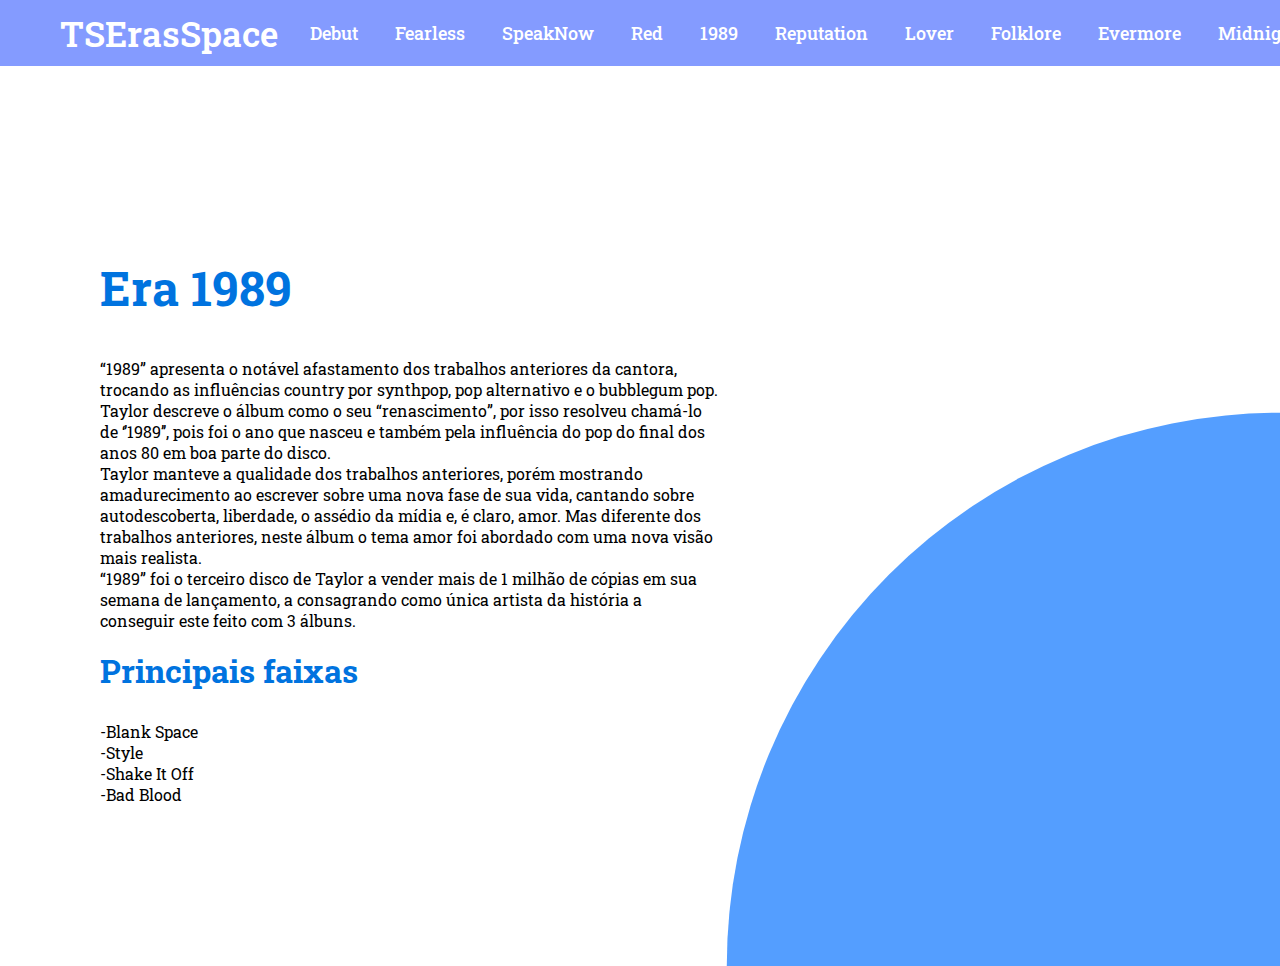
<file: trabalho escolar/1989.html>
<!DOCTYPE html>
<html lang="pt-br">
<head>
    <meta charset="UTF-8">
    <meta name="viewport" content="width=device-width, initial-scale=1.0">
    <link rel="stylesheet" href="stole.css">
    <title>1989</title>
</head>
<body>
    <nav>
        <div class="logo">
            <a href="index.html"> TSErasSpace </a>  
        </div>
        <ul>
            <li> <a href="Debut.html"> Debut </a> </li>
            <li> <a href="Fearless.html"> Fearless</a> </li>
            <li> <a href="SpeakNow.html"> SpeakNow </a> </li>
            <li> <a href="Red.html"> Red </a> </li>
            <li> <a href="1989.html"> 1989 </a> </li>
            <li> <a href="Reputation.html"> Reputation </a> </li>
            <li> <a href="Lover.html"> Lover </a> </li>
            <li> <a href="Folklore.html"> Folklore </a> </li>
            <li> <a href="Evermore.html"> Evermore </a> </li>
            <li> <a href="Midnights.html"> Midnights </a> </li>
        </ul>
    </nav>
    <section>
        <div class="circle"></div>
        <div class="container">
            <div class="text">
                <h2>Era 1989</h2>
                <p>“1989” apresenta o notável afastamento dos trabalhos anteriores da cantora, trocando as influências country por synthpop, pop alternativo e o bubblegum pop.</p>
                <p>Taylor descreve o álbum como o seu “renascimento”, por isso resolveu chamá-lo de ‘’1989’’, pois foi o ano que nasceu e também pela influência do pop do final dos anos 80 em boa parte do disco. </p>
                <p>Taylor manteve a qualidade dos trabalhos anteriores, porém mostrando amadurecimento ao escrever sobre uma nova fase de sua vida, cantando sobre autodescoberta, liberdade, o assédio da mídia e, é claro, amor. Mas diferente dos trabalhos anteriores, neste álbum o tema amor foi abordado com uma nova visão mais realista.</p>
                <p>“1989” foi o terceiro disco de Taylor a vender mais de 1 milhão de cópias em sua semana de lançamento, a consagrando como única artista da história a conseguir este feito com 3 álbuns.</p>
                <h1>Principais faixas</h1>
                <p>-Blank Space</p>
                <p>-Style</p>
                <p>-Shake It Off</p>
                <p>-Bad Blood</p>
</body>
</html>
</file>
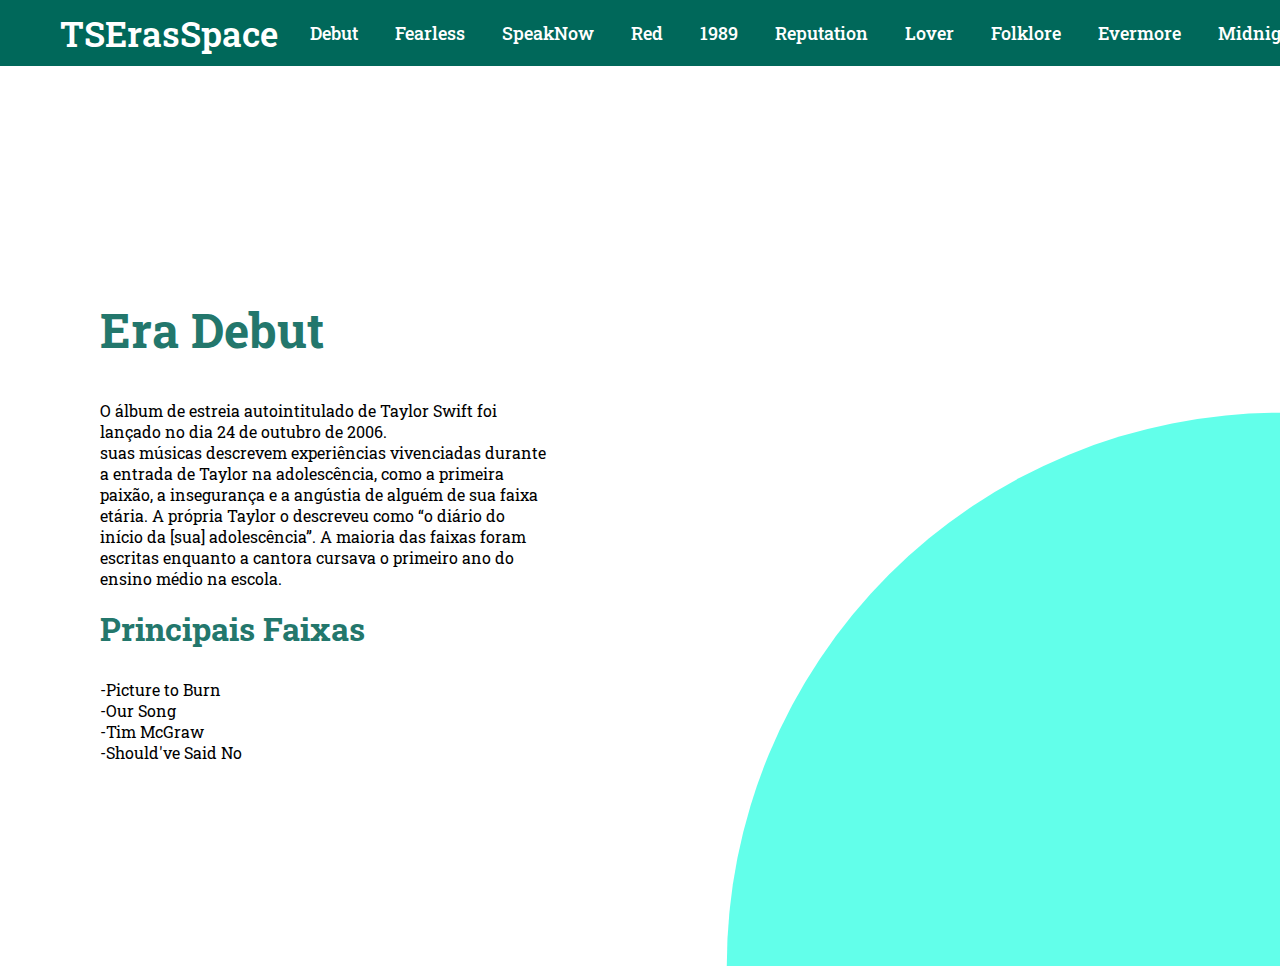
<file: trabalho escolar/Debut.html>
<!DOCTYPE html>
<html lang="pt-br">
<head>
    <meta charset="UTF-8">
    <meta name="viewport" content="width=device-width, initial-scale=1.0">
    <link rel="stylesheet" href="stylees.css">
    <title>Debut</title>
</head>
<body>
    <nav>
        <div class="logo">
            <a href="index.html"> TSErasSpace </a>  
        </div>
        <ul>
            <li> <a href="Debut.html"> Debut </a> </li>
            <li> <a href="Fearless.html"> Fearless</a> </li>
            <li> <a href="SpeakNow.html"> SpeakNow </a> </li>
            <li> <a href="Red.html"> Red </a> </li>
            <li> <a href="1989.html"> 1989 </a> </li>
            <li> <a href="Reputation.html"> Reputation </a> </li>
            <li> <a href="Lover.html"> Lover </a> </li>
            <li> <a href="Folklore.html"> Folklore </a> </li>
            <li> <a href="Evermore.html"> Evermore </a> </li>
            <li> <a href="Midnights.html"> Midnights </a> </li>
        </ul>
    </nav>
  <section>
        <div class="circle"></div>
        <div   class="container">
            <div class="text">
                <h2>Era Debut</h2>
                <p>O álbum de estreia autointitulado de Taylor Swift foi lançado no dia 24 de outubro de 2006.</p>
                <p>suas músicas descrevem experiências vivenciadas durante a entrada de Taylor na adolescência, como a primeira paixão, a insegurança e a angústia de alguém de sua faixa etária. A própria Taylor o descreveu como “o diário do início da [sua] adolescência”. A maioria das faixas foram escritas enquanto a cantora cursava o primeiro ano do ensino médio na escola.</p>
           <h1>Principais Faixas</h1>
           <p>-Picture to Burn</p>
           <p>-Our Song</p>
           <p>-Tim McGraw</p>
           <p>-Should've Said No</p>
            </div>
        </div>
    </section>
</body>
</html>
</file>
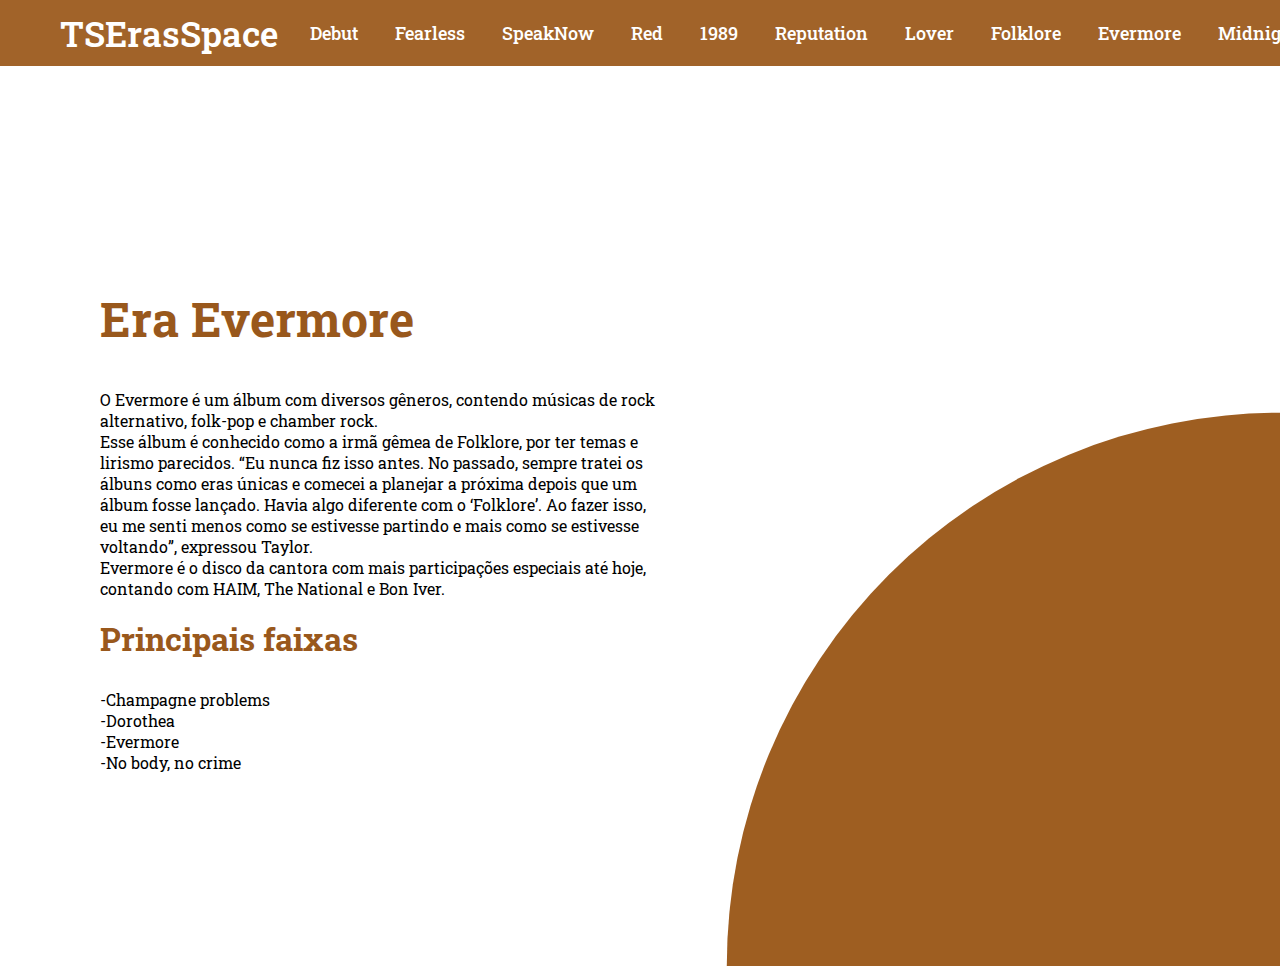
<file: trabalho escolar/Evermore.html>
<!DOCTYPE html>
<html lang="pt-br">
<head>
    <meta charset="UTF-8">
    <meta name="viewport" content="width=device-width, initial-scale=1.0">
    <link rel="stylesheet" href="stule.css">
    <title>Evermore</title>
</head>
<body>
    <nav>
        <div class="logo">
            <a href="index.html"> TSErasSpace </a>  
        </div>
        <ul>
            <li> <a href="Debut.html"> Debut </a> </li>
            <li> <a href="Fearless.html"> Fearless</a> </li>
            <li> <a href="SpeakNow.html"> SpeakNow </a> </li>
            <li> <a href="Red.html"> Red </a> </li>
            <li> <a href="1989.html"> 1989 </a> </li>
            <li> <a href="Reputation.html"> Reputation </a> </li>
            <li> <a href="Lover.html"> Lover </a> </li>
            <li> <a href="Folklore.html"> Folklore </a> </li>
            <li> <a href="Evermore.html"> Evermore </a> </li>
            <li> <a href="Midnights.html"> Midnights </a> </li>
        </ul>
    </nav>
    <section>
        <div class="circle"></div>
        <div   class="container">
            <div class="text">
                <h2>Era Evermore</h2>
                <p>O Evermore é um álbum com diversos gêneros, contendo músicas de rock alternativo, folk-pop e chamber rock. </p>
                <p>Esse álbum é conhecido como a irmã gêmea de Folklore, por ter temas e lirismo parecidos. “Eu nunca fiz isso antes. No passado, sempre tratei os álbuns como eras únicas e comecei a planejar a próxima depois que um álbum fosse lançado. Havia algo diferente com o ‘Folklore’. Ao fazer isso, eu me senti menos como se estivesse partindo e mais como se estivesse voltando”, expressou Taylor.</p>
                <p>Evermore é o disco da cantora com mais participações especiais até hoje, contando com HAIM, The National e Bon Iver.</p>
                <h1>Principais faixas</h1>
                <p>-Champagne problems</p>
                <P>-Dorothea</P>
                <p>-Evermore</p>
                <p>-No body, no crime</p>
            </div>
        </div>
    </section>
            </body>
</html>
</file>
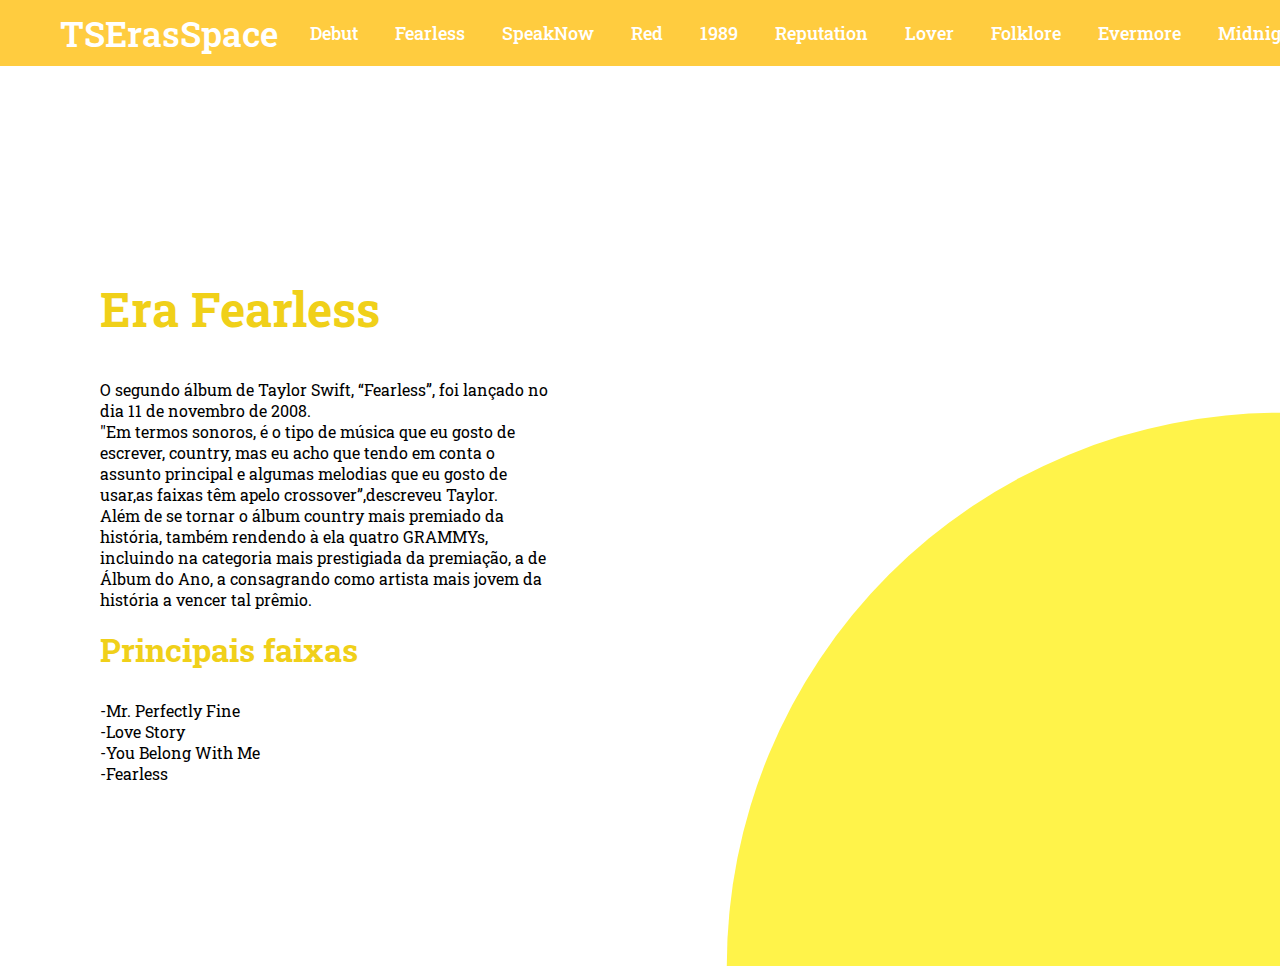
<file: trabalho escolar/Fearless.html>
<!DOCTYPE html>
<html lang="pt-br">
<head>
    <meta charset="UTF-8">
    <meta name="viewport" content="width=device-width, initial-scale=1.0">
    <link rel="stylesheet" href="stilo.css">
    <title>Fearless</title>
</head>
<body>
    <nav>
        <div class="logo">
            <a href="index.html"> TSErasSpace </a>  
        </div>
        <ul>
            <li> <a href="Debut.html"> Debut </a> </li>
            <li> <a href="Fearless.html"> Fearless</a> </li>
            <li> <a href="SpeakNow.html"> SpeakNow </a> </li>
            <li> <a href="Red.html"> Red </a> </li>
            <li> <a href="1989.html"> 1989 </a> </li>
            <li> <a href="Reputation.html"> Reputation </a> </li>
            <li> <a href="Lover.html"> Lover </a> </li>
            <li> <a href="Folklore.html"> Folklore </a> </li>
            <li> <a href="Evermore.html"> Evermore </a> </li>
            <li> <a href="Midnights.html"> Midnights </a> </li>
        </ul>
    </nav>
    <section>
        <div class="circle"></div>
        <div class="container">
            <div class="text">
                <h2>Era Fearless</h2>
             <p>O segundo álbum de Taylor Swift, “Fearless”, foi lançado no dia 11 de novembro de 2008.</p>
             <p>"Em termos sonoros, é o tipo de música que eu gosto de escrever, country, mas eu acho que tendo em conta o assunto principal e algumas melodias que eu gosto de usar,as faixas têm apelo crossover”,descreveu Taylor.</p>
             <p>Além de se tornar o álbum country mais premiado da história, também rendendo à ela quatro GRAMMYs, incluindo na categoria mais prestigiada da premiação, a de Álbum do Ano, a consagrando como artista mais jovem da história a vencer tal prêmio.</p>
             <h1>Principais faixas</h1>
             <p>-Mr. Perfectly Fine </p>
             <p>-Love Story</p>
             <p>-You Belong With Me</p>
             <p>-Fearless</p>
            </div>
        </div>
    </section>
            </body>
</html>
</file>
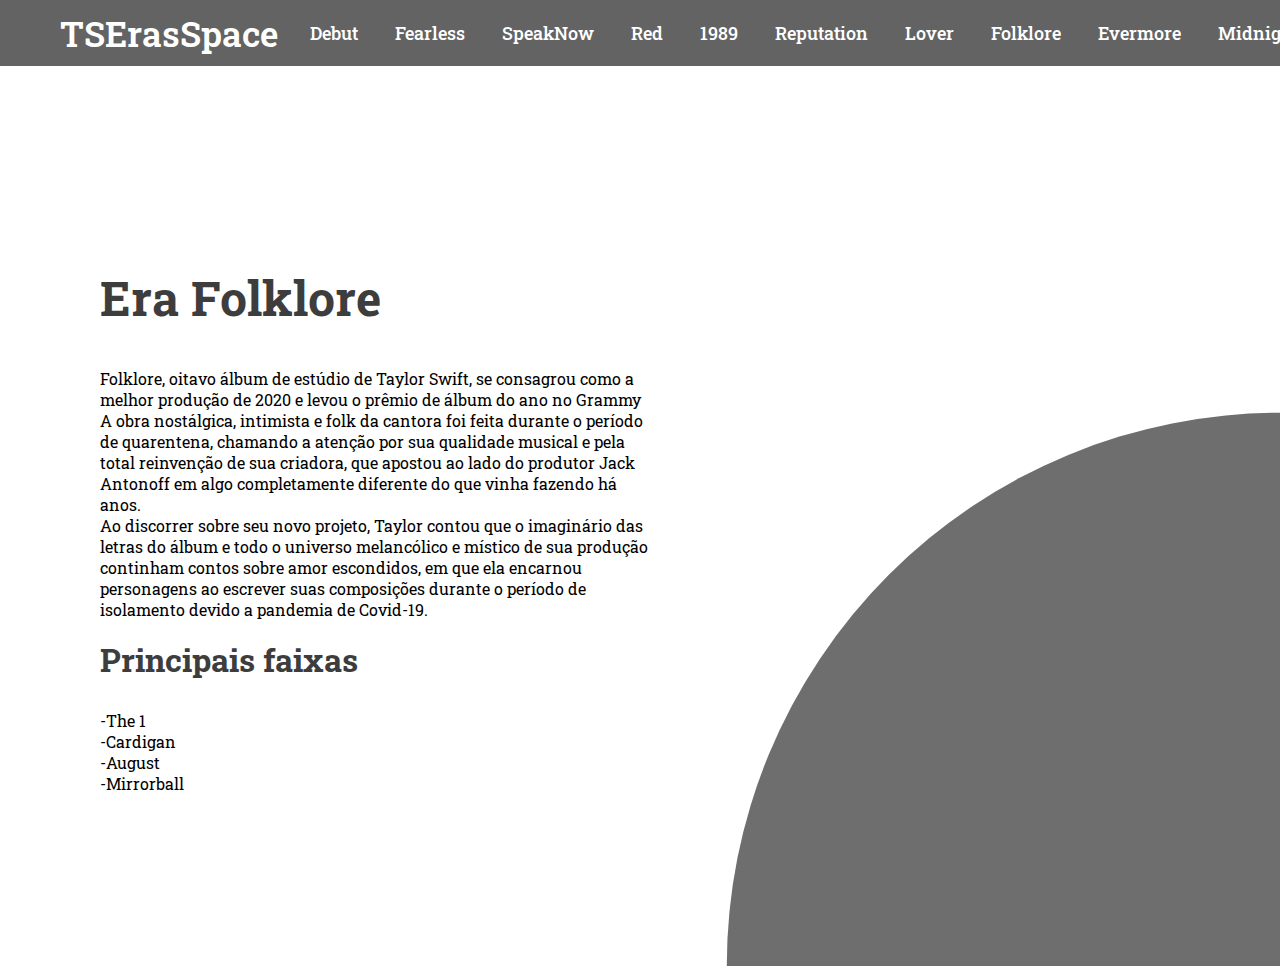
<file: trabalho escolar/Folklore.html>
<!DOCTYPE html>
<html lang="pt-br">
<head>
    <meta charset="UTF-8">
    <meta name="viewport" content="width=device-width, initial-scale=1.0">
    <link rel="stylesheet" href="satle.css">
    <title>Folklore</title>
</head>
<body>
    <nav>
        <div class="logo">
            <a href="index.html"> TSErasSpace </a>  
        </div>
        <ul>
            <li> <a href="Debut.html"> Debut </a> </li>
            <li> <a href="Fearless.html"> Fearless</a> </li>
            <li> <a href="SpeakNow.html"> SpeakNow </a> </li>
            <li> <a href="Red.html"> Red </a> </li>
            <li> <a href="1989.html"> 1989 </a> </li>
            <li> <a href="Reputation.html"> Reputation </a> </li>
            <li> <a href="Lover.html"> Lover </a> </li>
            <li> <a href="Folklore.html"> Folklore </a> </li>
            <li> <a href="Evermore.html"> Evermore </a> </li>
            <li> <a href="Midnights.html"> Midnights </a> </li>
        </ul>
    </nav>
    <section>
        <div class="circle"></div>
        <div   class="container">
            <div class="text">
                <h2>Era Folklore</h2>
                <p>Folklore, oitavo álbum de estúdio de Taylor Swift, se consagrou como a melhor produção de 2020 e levou o prêmio de álbum do ano no Grammy</p>
                <p>A obra nostálgica, intimista e folk da cantora foi feita durante o período de quarentena, chamando a atenção por sua qualidade musical e pela total reinvenção de sua criadora, que apostou ao lado do produtor Jack Antonoff em algo completamente diferente do que vinha fazendo há anos.</p>
                <p>Ao discorrer sobre seu novo projeto, Taylor contou que o imaginário das letras do álbum e todo o universo melancólico e místico de sua produção continham contos sobre amor escondidos, em que ela encarnou personagens ao escrever suas composições durante o período de isolamento devido a pandemia de Covid-19.</p>
                <h1>Principais faixas</h1>
                <p>-The 1</p>
                <p>-Cardigan</p>
                <p>-August</p>
                <p>-Mirrorball</p>
</body>
</html>
</file>
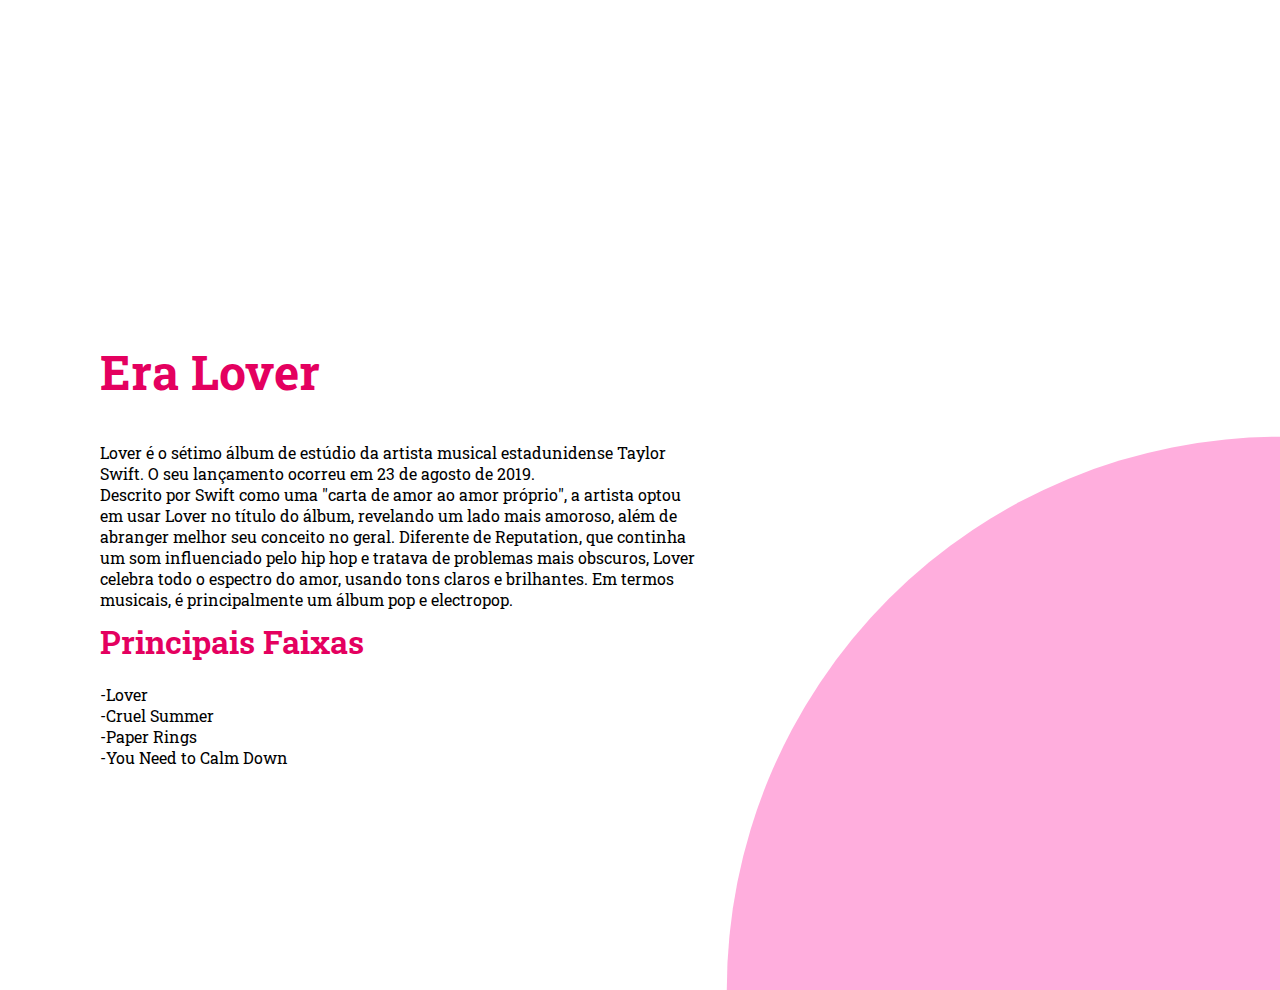
<file: trabalho escolar/Lover.html>
<!DOCTYPE html>
<html lang="pt-br">
<head>
    <meta charset="UTF-8">
    <meta name="viewport" content="width=device-width, initial-scale=1.0">
    <link rel="stylesheet" href="stile.css">
    <title>Lover</title>
</head>
<body>
    <nav>
        <div class="logo">
            <a href="index.html"> TSErasSpace </a>  
        </div>
        <ul>
            <li> <a href="Debut.html"> Debut </a> </li>
            <li> <a href="Fearless.html"> Fearless</a> </li>
            <li> <a href="SpeakNow.html"> SpeakNow </a> </li>
            <li> <a href="Red.html"> Red </a> </li>
            <li> <a href="1989.html"> 1989 </a> </li>
            <li> <a href="Reputation.html"> Reputation </a> </li>
            <li> <a href="Lover.html"> Lover </a> </li>
            <li> <a href="Folklore.html"> Folklore </a> </li>
            <li> <a href="Evermore.html"> Evermore </a> </li>
            <li> <a href="Midnights.html"> Midnights </a> </li>
        </ul>
    </nav>
    <section>
        <div class="circle"></div>
        <div class="container">
            <div class="text">
                <h2>Era Lover</h2>
                <p>Lover é o sétimo álbum de estúdio da artista musical estadunidense Taylor Swift. O seu lançamento ocorreu em 23 de agosto de 2019.</p>
                <p>Descrito por Swift como uma "carta de amor ao amor próprio", a artista optou em usar Lover no título do álbum, revelando um lado mais amoroso, além de abranger melhor seu conceito no geral. Diferente de Reputation, que continha um som ​​influenciado pelo hip hop e tratava de problemas mais obscuros, Lover celebra todo o espectro do amor, usando tons claros e brilhantes. Em termos musicais, é principalmente um álbum pop e electropop.</p>
                <h1>Principais Faixas</h1>
                <p>-Lover</p>
                <p>-Cruel Summer</p>
                <p>-Paper Rings</p>
                <p>-You Need to Calm Down</p>
            </div>
        </div>
    </section>
</body>
</html>
</file>
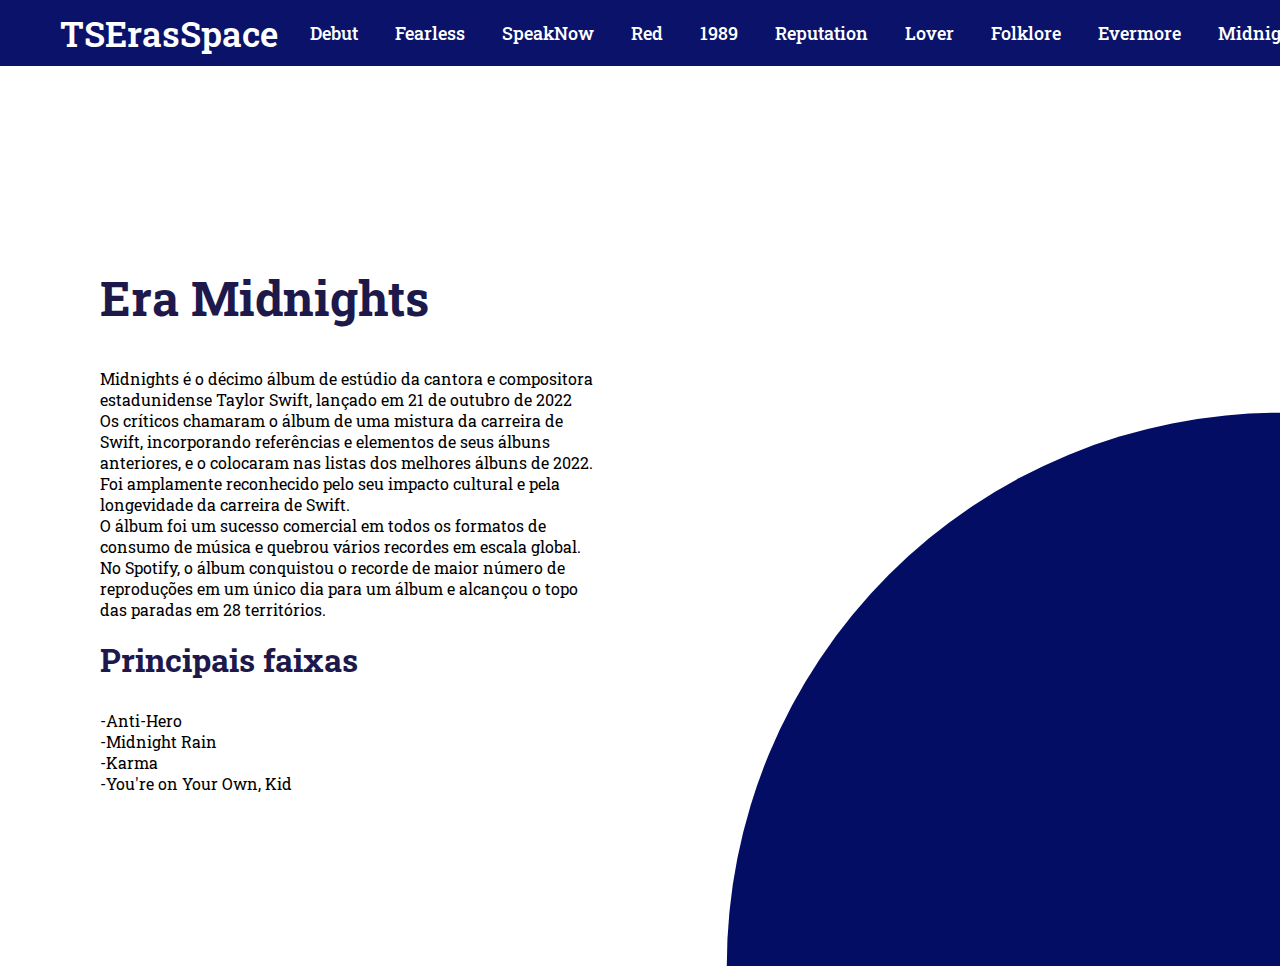
<file: trabalho escolar/Midnights.html>
<!DOCTYPE html>
<html lang="pt-br">
<head>
    <meta charset="UTF-8">
    <meta name="viewport" content="width=device-width, initial-scale=1.0">
    <link rel="stylesheet" href="stylles.css">
    <title>Midnights</title>
</head>
<body>
    <nav>
        <div class="logo">
            <a href="index.html"> TSErasSpace </a>  
        </div>
        <ul>
            <li> <a href="Debut.html"> Debut </a> </li>
            <li> <a href="Fearless.html"> Fearless</a> </li>
            <li> <a href="SpeakNow.html"> SpeakNow </a> </li>
            <li> <a href="Red.html"> Red </a> </li>
            <li> <a href="1989.html"> 1989 </a> </li>
            <li> <a href="Reputation.html"> Reputation </a> </li>
            <li> <a href="Lover.html"> Lover </a> </li>
            <li> <a href="Folklore.html"> Folklore </a> </li>
            <li> <a href="Evermore.html"> Evermore </a> </li>
            <li> <a href="Midnights.html"> Midnights </a> </li>
        </ul>
    </nav>
    <section>
        <div class="circle"></div>
        <div   class="container">
            <div class="text">
                <h2>Era Midnights</h2>
                <p>Midnights é o décimo álbum de estúdio da cantora e compositora estadunidense Taylor Swift, lançado em 21 de outubro de 2022</p>
                <p> Os críticos chamaram o álbum de uma mistura da carreira de Swift, incorporando referências e elementos de seus álbuns anteriores, e o colocaram nas listas dos melhores álbuns de 2022. Foi amplamente reconhecido pelo seu impacto cultural e pela longevidade da carreira de Swift.</p>
                <p>O álbum foi um sucesso comercial em todos os formatos de consumo de música e quebrou vários recordes em escala global. No Spotify, o álbum conquistou o recorde de maior número de reproduções em um único dia para um álbum e alcançou o topo das paradas em 28 territórios.</p>
                <h1>Principais faixas</h1>
                <p>-Anti-Hero</p>
                <p>-Midnight Rain</p>
                <p>-Karma</p>
                <p>-You're on Your Own, Kid</p>
</body>
</html>
</file>
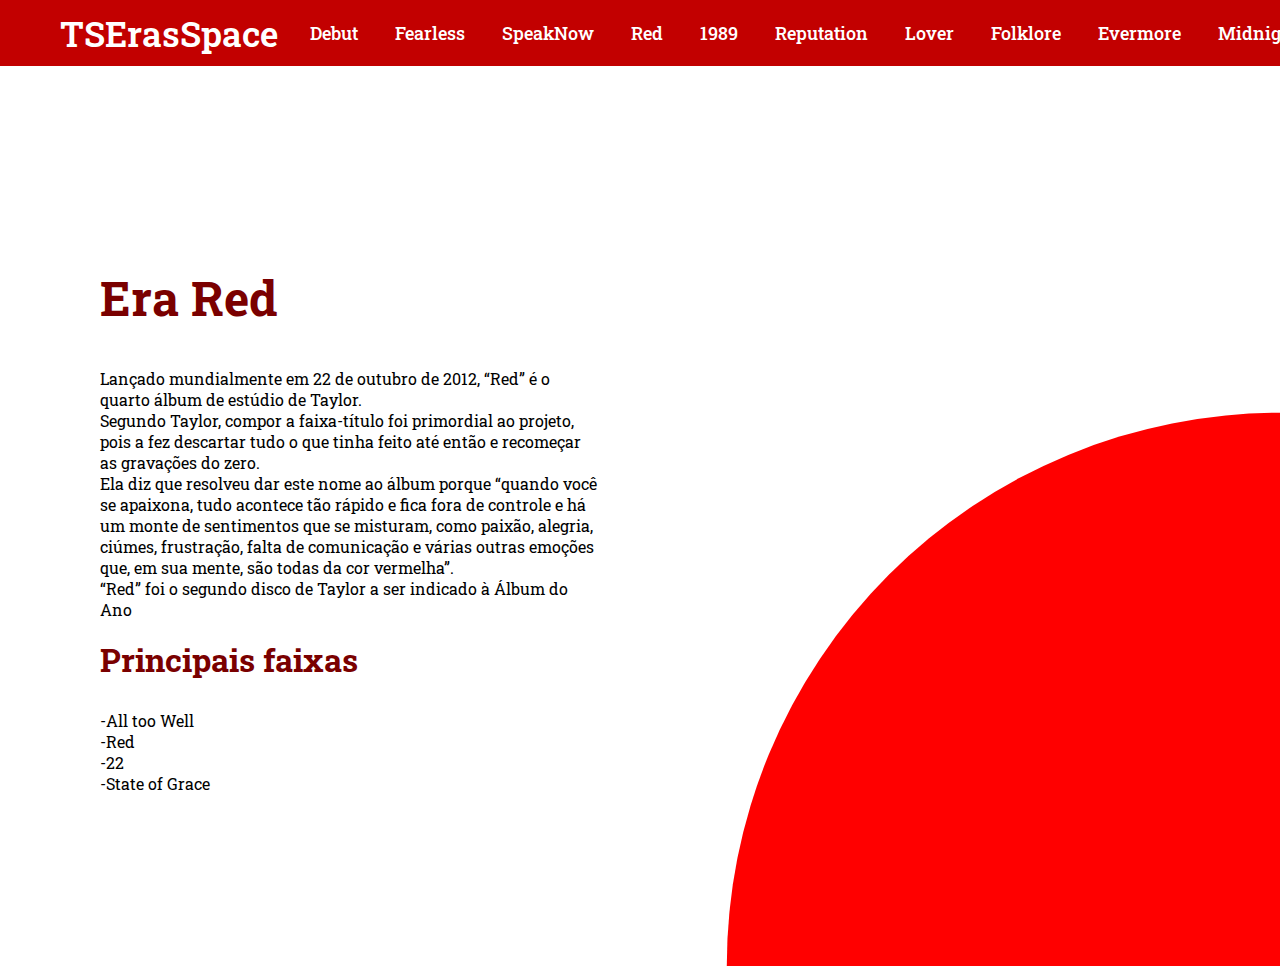
<file: trabalho escolar/Red.html>
<!DOCTYPE html>
<html lang="pt-br">
<head>
    <meta charset="UTF-8">
    <meta name="viewport" content="width=device-width, initial-scale=1.0">
    <link rel="stylesheet" href="stele.css">
    <title>Red</title>
</head>
<body>
    <nav>
        <div class="logo">
            <a href="index.html"> TSErasSpace </a>  
        </div>
        <ul>
            <li> <a href="Debut.html"> Debut </a> </li>
            <li> <a href="Fearless.html"> Fearless</a> </li>
            <li> <a href="SpeakNow.html"> SpeakNow </a> </li>
            <li> <a href="Red.html"> Red </a> </li>
            <li> <a href="1989.html"> 1989 </a> </li>
            <li> <a href="Reputation.html"> Reputation </a> </li>
            <li> <a href="Lover.html"> Lover </a> </li>
            <li> <a href="Folklore.html"> Folklore </a> </li>
            <li> <a href="Evermore.html"> Evermore </a> </li>
            <li> <a href="Midnights.html"> Midnights </a> </li>
        </ul>
    </nav>
    <section>
        <div class="circle"></div>
        <div class="container">
            <div class="text">
                <h2>Era Red</h2>
                <p>Lançado mundialmente em 22 de outubro de 2012, “Red” é o quarto álbum de estúdio de Taylor. </p>
                <p>Segundo Taylor, compor a faixa-título foi primordial ao projeto, pois a fez descartar tudo o que tinha feito até então e recomeçar as gravações do zero.</p>
                <p>Ela diz que resolveu dar este nome ao álbum porque “quando você se apaixona, tudo acontece tão rápido e fica fora de controle e há um monte de sentimentos que se misturam, como paixão, alegria, ciúmes, frustração, falta de comunicação e várias outras emoções que, em sua mente, são todas da cor vermelha”.</p>
                <p>“Red” foi o segundo disco de Taylor a ser indicado à Álbum do Ano</p>
                <h1>Principais faixas</h1>
                <P>-All too Well</P>
                <p>-Red</p>
                <p>-22</p>
                <P>-State of Grace</P>
</body>
</html>
</file>
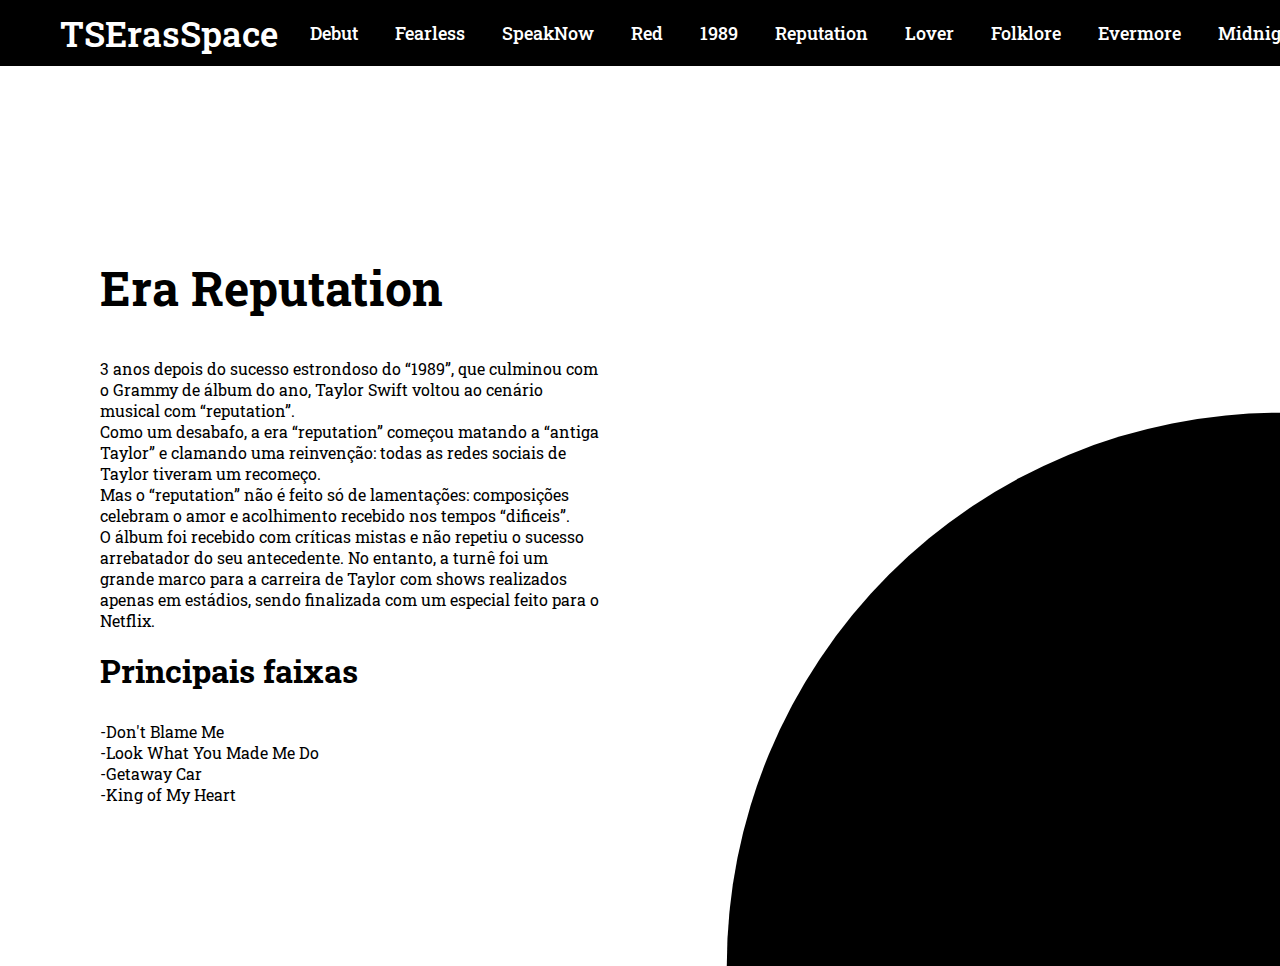
<file: trabalho escolar/Reputation.html>
<!DOCTYPE html>
<html lang="pt-br">
<head>
    <meta charset="UTF-8">
    <meta name="viewport" content="width=device-width, initial-scale=1.0">
    <link rel="stylesheet" href="stane.css">
    <title>Reputation</title>
</head>
<body>
    <nav>
        <div class="logo">
            <a href="index.html"> TSErasSpace </a>  
        </div>
        <ul>
            <li> <a href="Debut.html"> Debut </a> </li>
            <li> <a href="Fearless.html"> Fearless</a> </li>
            <li> <a href="SpeakNow.html"> SpeakNow </a> </li>
            <li> <a href="Red.html"> Red </a> </li>
            <li> <a href="1989.html"> 1989 </a> </li>
            <li> <a href="Reputation.html"> Reputation </a> </li>
            <li> <a href="Lover.html"> Lover </a> </li>
            <li> <a href="Folklore.html"> Folklore </a> </li>
            <li> <a href="Evermore.html"> Evermore </a> </li>
            <li> <a href="Midnights.html"> Midnights </a> </li>
        </ul>
    </nav>
    <section>
        <div class="circle"></div>
        <div   class="container">
            <div class="text">
                <h2>Era Reputation</h2>
                <p>3 anos depois do sucesso estrondoso do “1989”, que culminou com o Grammy de álbum do ano, Taylor Swift voltou ao cenário musical com “reputation”.</p>
                <p>Como um desabafo, a era “reputation” começou matando a “antiga Taylor” e clamando uma reinvenção: todas as redes sociais de Taylor tiveram um recomeço.</p>
                <p>Mas o “reputation” não é feito só de lamentações: composições celebram o amor e acolhimento recebido nos tempos “dificeis”.</p>
                <p>O álbum foi recebido com críticas mistas e não repetiu o sucesso arrebatador do seu antecedente. No entanto, a turnê foi um grande marco para a carreira de Taylor com shows realizados apenas em estádios, sendo finalizada com um especial feito para o Netflix.</p>
                <h1>Principais faixas</h1>
                <p>-Don't Blame Me</p>
                <p>-Look What You Made Me Do</p>
                <p>-Getaway Car</p>
                <p>-King of My Heart</p>
</body>
</html>
</file>
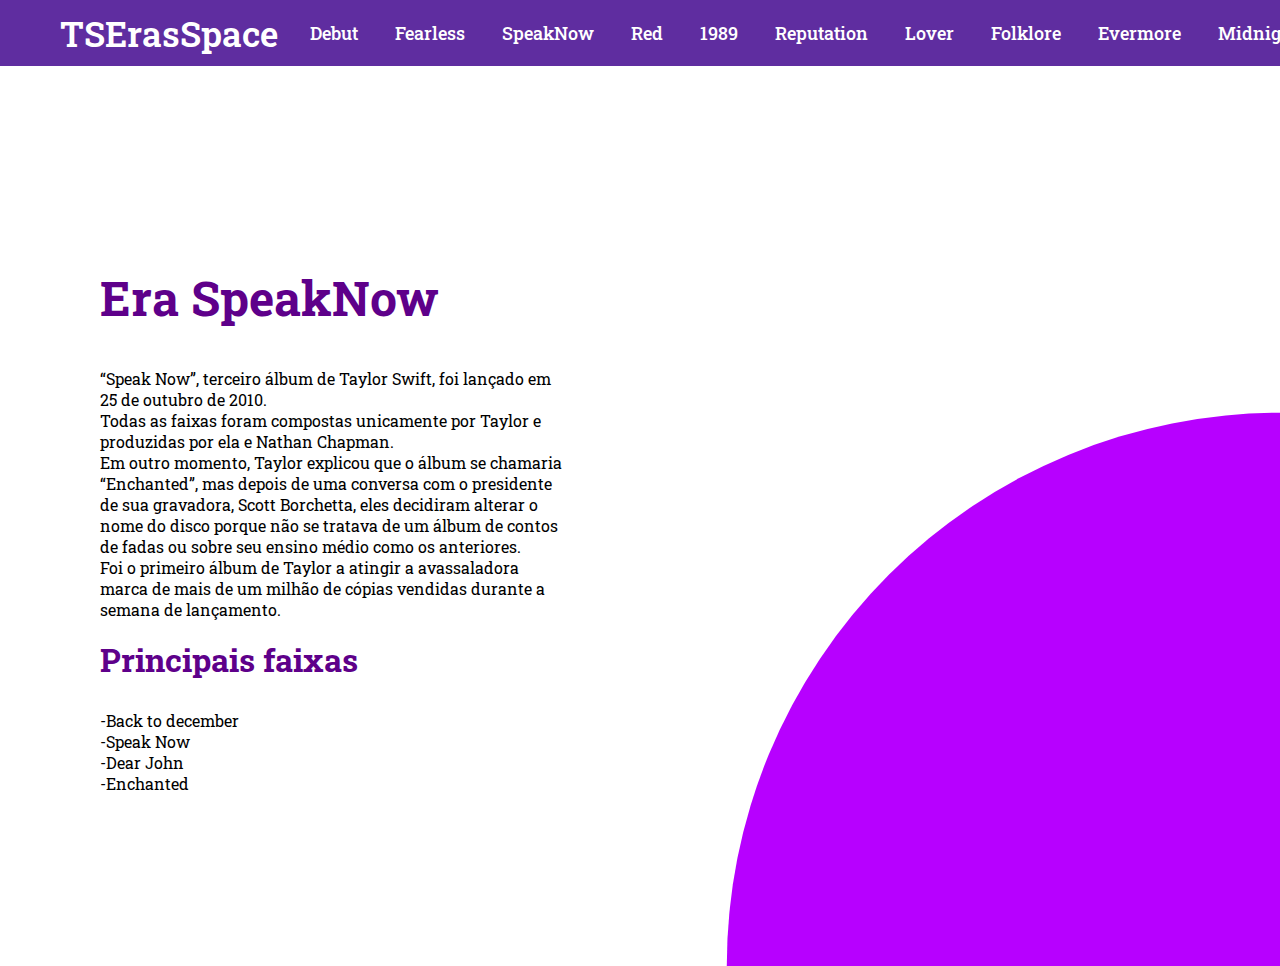
<file: trabalho escolar/SpeakNow.html>
<!DOCTYPE html>
<html lang="pt-br">
<head>
    <meta charset="UTF-8">
    <meta name="viewport" content="width=device-width, initial-scale=1.0">
    <link rel="stylesheet" href="stale.css">
    <title>SpeakNow</title>
</head>
<body>
    <nav>
        <div class="logo">
            <a href="index.html"> TSErasSpace </a>  
        </div>
        <ul>
            <li> <a href="Debut.html"> Debut </a> </li>
            <li> <a href="Fearless.html"> Fearless</a> </li>
            <li> <a href="SpeakNow.html"> SpeakNow </a> </li>
            <li> <a href="Red.html"> Red </a> </li>
            <li> <a href="1989.html"> 1989 </a> </li>
            <li> <a href="Reputation.html"> Reputation </a> </li>
            <li> <a href="Lover.html"> Lover </a> </li>
            <li> <a href="Folklore.html"> Folklore </a> </li>
            <li> <a href="Evermore.html"> Evermore </a> </li>
            <li> <a href="Midnights.html"> Midnights </a> </li>
        </ul>
    </nav>
    <section>
        <div class="circle"></div>
        <div class="container">
            <div class="text">
                <h2>Era SpeakNow</h2>
                <p>“Speak Now”, terceiro álbum de Taylor Swift, foi lançado em 25 de outubro de 2010.</p>
                <p>Todas as faixas foram compostas unicamente por Taylor e produzidas por ela e Nathan Chapman.</p>
                <p>Em outro momento, Taylor explicou que o álbum se chamaria “Enchanted”, mas depois de uma conversa com o presidente de sua gravadora, Scott Borchetta, eles decidiram alterar o nome do disco porque não se tratava de um álbum de contos de fadas ou sobre seu ensino médio como os anteriores. </p>
                <p>Foi o primeiro álbum de Taylor a atingir a avassaladora marca de mais de um milhão de cópias vendidas durante a semana de lançamento.</p>
                <h1>Principais faixas</h1>
                <p>-Back to december</p>
                <p>-Speak Now</p>
                <p>-Dear John</p>
                <p>-Enchanted</p>
</body>
</html>
</file>
<file: trabalho escolar/stole.css>
@import url('https://fonts.googleapis.com/css2?family=Roboto+Slab:wght@300;400;500;600&display=swap');
*{
  margin: 0;
  padding: 0;
  box-sizing: border-box;
  font-family: 'Roboto Slab', serif;
}
nav{
    background-color: rgb(132, 155, 255);
    padding: 10px 60px;
    display: flex;
    justify-content: space-between;
    align-items: center;
}
nav .logo a{
    text-decoration: none;
    color: #fff;
    font-size: 35px;
    font-weight: 600;
}
nav ul{
    display: flex;
    align-items: center;
    list-style: none;
    padding: 10px;
}
nav li{
    margin-left: 7px;
}
nav li a{
    text-decoration: none;
    color: white;
    font-size: 18px;
    font-weight: 500;
    padding: 8px 15px;
    border-radius: 5px;
    transition: 0.3s;
}
nav li a:hover{
    background-color: white;
    color:black
}
.banner{
    height: 100vh;
    background: linear-gradient(rgba(0,0,0,0.281),rgba(0,0,0,0.308)),url(backgroud.png);
    background-size: cover;
    background-position: center;
    background-repeat: no-repeat;
    display:flex;
    align-items: center;
    justify-content: center;
    text-align: center;
}
.texto .titulo{
    color: #fff;
    font-size: 60px;
    font-weight: 600;
}
.texto .sub_titulo{
    color: #fff;
    font-size: 40px;
    font-weight: 600;
}
.texto .botoes{
    margin-top: 25px;
}
.texto .botoes button{
    height: 50px;
    width: 140px;
    border-radius: 5px;
    border: 0;
    margin: 0 10px;
    font-size: 20px;
    font-weight: 450;
    padding: 0 10px;
    cursor: pointer;
    outline: none;
    transition: 0.3s;
}
.texto .botoes button.n-overlay{
    color: #fff;
    background: none;
    border: 2px solid white;
}
.texto .botoes button.n-overlay:hover{
    color: black;
    background-color: #fff;
}
section{
    position: relative;
    width: 100%;
    min-height: 100vh;
    padding: 100px;
    background: #fff;
    display: flex;
    align-items: center;
    justify-content: space-between;
    overflow: hidden;
}
.circle{
    position: absolute;
    top: 0%;
    left: 0%;
    width: 100%;
    height: 100%;
    background-color: rgb(84, 158, 255);
    clip-path: circle(50% at bottom right);
}
.container{
    position: relative;
    width: 100%;
    display: flex;
    align-items: center;
    justify-content: space-between;
}
.container .text{
    position: initial;
    max-width: 620px;
    margin-right: 20px;
}
.container .text h2{
    color: rgb(0, 115, 223);
    font-size: 3em;
    margin-bottom: 10px;
    line-height: 2.5em;
    font-weight: 500px;
}
.container .text h1{
    color: rgb(0, 115, 223);
    margin-bottom: 10px;
    line-height: 2.5em;
    font-weight: 200px;
}
</file>
<file: trabalho escolar/stylees.css>
@import url('https://fonts.googleapis.com/css2?family=Roboto+Slab:wght@300;400;500;600&display=swap');
*{
  margin: 0;
  padding: 0;
  box-sizing: border-box;
  font-family: 'Roboto Slab', serif;
}
nav{
    background-color: rgb(0, 104, 90);
    padding: 10px 60px;
    display: flex;
    justify-content: space-between;
    align-items: center;
}
nav .logo a{
    text-decoration: none;
    color: #fff;
    font-size: 35px;
    font-weight: 600;
}
nav ul{
    display: flex;
    align-items: center;
    list-style: none;
    padding: 10px;
}
nav li{
    margin-left: 7px;
}
nav li a{
    text-decoration: none;
    color: white;
    font-size: 18px;
    font-weight: 500;
    padding: 8px 15px;
    border-radius: 5px;
    transition: 0.3s;
}
nav li a:hover{
    background-color: white;
    color:black
}
section{
    position: relative;
    width: 100%;
    min-height: 100vh;
    padding: 100px;
    background: rgb(255, 255, 255);
    display: flex;
    align-items: center;
    justify-content: space-between;
    overflow: hidden;
}
.circle{
    position: absolute;
    top: 0%;
    left: 0%;
    width: 100%;
    height: 100%;
    background-color: rgb(98, 255, 234);
    clip-path: circle(50% at bottom right);
}
.container{
    position: relative;
    width: 100%;
    display: flex;
    align-items: center;
    justify-content: space-between;
}
.container .text{
    position: initial;
    max-width: 450px;
    margin-right: 20px;
}
.container .text h2{
    color: rgb(35, 119, 108);
    font-size: 3em;
    margin-bottom: 10px;
    line-height: 2.5em;
    font-weight: 500px;
}
.container .text h1{
    color: rgb(35, 119, 108);
    margin-bottom: 10px;
    line-height: 2.5em;
    font-weight: 200px;
}
</file>
<file: trabalho escolar/stule.css>
@import url('https://fonts.googleapis.com/css2?family=Roboto+Slab:wght@300;400;500;600&display=swap');
*{
  margin: 0;
  padding: 0;
  box-sizing: border-box;
  font-family: 'Roboto Slab', serif;
}
nav{
    background-color: rgb(161, 99, 41);
    padding: 10px 60px;
    display: flex;
    justify-content: space-between;
    align-items: center;
}
nav .logo a{
    text-decoration: none;
    color: #fff;
    font-size: 35px;
    font-weight: 600;
}
nav ul{
    display: flex;
    align-items: center;
    list-style: none;
    padding: 10px;
}
nav li{
    margin-left: 7px;
}
nav li a{
    text-decoration: none;
    color: white;
    font-size: 18px;
    font-weight: 500;
    padding: 8px 15px;
    border-radius: 5px;
    transition: 0.3s;
}
nav li a:hover{
    background-color: white;
    color:black
}
section{
    position: relative;
    width: 100%;
    min-height: 100vh;
    padding: 100px;
    background: rgb(255, 255, 255);
    display: flex;
    align-items: center;
    justify-content: space-between;
    overflow: hidden;
}
.circle{
    position: absolute;
    top: 0%;
    left: 0%;
    width: 100%;
    height: 100%;
    background-color: rgb(158, 94, 33);
    clip-path: circle(50% at bottom right);
}
.container{
    position: relative;
    width: 100%;
    display: flex;
    align-items: center;
    justify-content: space-between;
}
.container .text{
    position: initial;
    max-width: 560px;
    margin-right: 20px;
}
.container .text h2{
    color: rgb(153, 88, 28);
    font-size: 3em;
    margin-bottom: 10px;
    line-height: 2.5em;
    font-weight: 500px;
}
.container .text h1{
    color: rgb(153, 88, 28);
    margin-bottom: 10px;
    line-height: 2.5em;
    font-weight: 200px;
}
</file>
<file: trabalho escolar/stilo.css>
@import url('https://fonts.googleapis.com/css2?family=Roboto+Slab:wght@300;400;500;600&display=swap');
*{
  margin: 0;
  padding: 0;
  box-sizing: border-box;
  font-family: 'Roboto Slab', serif;
}
nav{
    background-color: rgb(255, 204, 63);
    padding: 10px 60px;
    display: flex;
    justify-content: space-between;
    align-items: center;
}
nav .logo a{
    text-decoration: none;
    color: #fff;
    font-size: 35px;
    font-weight: 600;
}
nav ul{
    display: flex;
    align-items: center;
    list-style: none;
    padding: 10px;
}
nav li{
    margin-left: 7px;
}
nav li a{
    text-decoration: none;
    color: white;
    font-size: 18px;
    font-weight: 500;
    padding: 8px 15px;
    border-radius: 5px;
    transition: 0.3s;
}
nav li a:hover{
    background-color: white;
    color:black
}
.banner{
    height: 100vh;
    background: linear-gradient(rgba(0,0,0,0.281),rgba(0,0,0,0.308)),url(backgroud.png);
    background-size: cover;
    background-position: center;
    background-repeat: no-repeat;
    display:flex;
    align-items: center;
    justify-content: center;
    text-align: center;
}
.texto .titulo{
    color: #fff;
    font-size: 60px;
    font-weight: 600;
}
.texto .sub_titulo{
    color: #fff;
    font-size: 40px;
    font-weight: 600;
}
.texto .botoes{
    margin-top: 25px;
}
.texto .botoes button{
    height: 50px;
    width: 140px;
    border-radius: 5px;
    border: 0;
    margin: 0 10px;
    font-size: 20px;
    font-weight: 450;
    padding: 0 10px;
    cursor: pointer;
    outline: none;
    transition: 0.3s;
}
.texto .botoes button.n-overlay{
    color: #fff;
    background: none;
    border: 2px solid white;
}
.texto .botoes button.n-overlay:hover{
    color: black;
    background-color: #fff;
}
section{
    position: relative;
    width: 100%;
    min-height: 100vh;
    padding: 100px;
    background: rgb(255, 255, 255);
    display: flex;
    align-items: center;
    justify-content: space-between;
    overflow: hidden;
}
.circle{
    position: absolute;
    top: 0%;
    left: 0%;
    width: 100%;
    height: 100%;
    background-color: rgb(255, 243, 74);
    clip-path: circle(50% at bottom right);
}
.container{
    position: relative;
    width: 100%;
    display: flex;
    align-items: center;
    justify-content: space-between;
}
.container .text{
    position: initial;
    max-width: 450px;
    margin-right: 20px;
}
.container .text h2{
    color: rgb(240, 208, 25);
    font-size: 3em;
    margin-bottom: 10px;
    line-height: 2.5em;
    font-weight: 500px;
}
.container .text h1{
    color: rgb(240, 208, 25);
    margin-bottom: 10px;
    line-height: 2.5em;
    font-weight: 200px;
}
</file>
<file: trabalho escolar/satle.css>
@import url('https://fonts.googleapis.com/css2?family=Roboto+Slab:wght@300;400;500;600&display=swap');
*{
  margin: 0;
  padding: 0;
  box-sizing: border-box;
  font-family: 'Roboto Slab', serif;
}
nav{
    background-color: rgb(99, 99, 99);
    padding: 10px 60px;
    display: flex;
    justify-content: space-between;
    align-items: center;
}
nav .logo a{
    text-decoration: none;
    color: #fff;
    font-size: 35px;
    font-weight: 600;
}
nav ul{
    display: flex;
    align-items: center;
    list-style: none;
    padding: 10px;
}
nav li{
    margin-left: 7px;
}
nav li a{
    text-decoration: none;
    color: white;
    font-size: 18px;
    font-weight: 500;
    padding: 8px 15px;
    border-radius: 5px;
    transition: 0.3s;
}
nav li a:hover{
    background-color: white;
    color:black
}
.banner{
    height: 100vh;
    background: linear-gradient(rgba(0,0,0,0.281),rgba(0,0,0,0.308)),url(backgroud.png);
    background-size: cover;
    background-position: center;
    background-repeat: no-repeat;
    display:flex;
    align-items: center;
    justify-content: center;
    text-align: center;
}
.texto .titulo{
    color: #fff;
    font-size: 60px;
    font-weight: 600;
}
.texto .sub_titulo{
    color: #fff;
    font-size: 40px;
    font-weight: 600;
}
.texto .botoes{
    margin-top: 25px;
}
.texto .botoes button{
    height: 50px;
    width: 140px;
    border-radius: 5px;
    border: 0;
    margin: 0 10px;
    font-size: 20px;
    font-weight: 450;
    padding: 0 10px;
    cursor: pointer;
    outline: none;
    transition: 0.3s;
}
.texto .botoes button.n-overlay{
    color: #fff;
    background: none;
    border: 2px solid white;
}
.texto .botoes button.n-overlay:hover{
    color: black;
    background-color: #fff;
}
section{
    position: relative;
    width: 100%;
    min-height: 100vh;
    padding: 100px;
    background: rgb(255, 255, 255);
    display: flex;
    align-items: center;
    justify-content: space-between;
    overflow: hidden;
}
.circle{
    position: absolute;
    top: 0%;
    left: 0%;
    width: 100%;
    height: 100%;
    background-color: rgb(110, 110, 110);
    clip-path: circle(50% at bottom right);
}
.container{
    position: relative;
    width: 100%;
    display: flex;
    align-items: center;
    justify-content: space-between;
}
.container .text{
    position: initial;
    max-width: 560px;
    margin-right: 20px;
}
.container .text h2{
    color: rgb(61, 61, 61);
    font-size: 3em;
    margin-bottom: 10px;
    line-height: 2.5em;
    font-weight: 500px;
}
.container .text h1{
    color: rgb(61, 61, 61);
    margin-bottom: 10px;
    line-height: 2.5em;
    font-weight: 200px;
}
</file>
<file: trabalho escolar/stile.css>
@import url('https://fonts.googleapis.com/css2?family=Roboto+Slab:wght@300;400;500;600&display=swap');
*{
  margin: 0;
  padding: 0;
  box-sizing: border-box;
  font-family: 'Roboto Slab', serif;
}
section{
    position: relative;
    width: 100%;
    min-height: 100vh;
    padding: 100px;
    background: rgb(255, 255, 255);
    display: flex;
    align-items: center;
    justify-content: space-between;
    overflow: hidden;
}
.circle{
    position: absolute;
    top: 0%;
    left: 0%;
    width: 100%;
    height: 100%;
    background-color: rgb(255, 174, 221);
    clip-path: circle(50% at bottom right);
}
.container{
    position: relative;
    width: 100%;
    display: flex;
    align-items: center;
    justify-content: space-between;
}
.container .text{
    position: relative;
    max-width: 600px;
    margin-right: 20px;
}
.container .text h2{
    color: rgb(228, 0, 95);
    font-size: 3em;
    margin-bottom: 10px;
    line-height: 2.5em;
    font-weight: 700;
}
.container .text p{
    color: black;
}
.container .text h1{
    color: rgb(228, 0, 95);
    margin-bottom: 10px;
    font-weight: 650;
    line-height: 2.0em;
}
.container .text p2
nav{
    background-color: rgb(255, 132, 208);
    padding: 10px 60px;
    display: flex;
    justify-content: space-between;
    align-items: center;
}
nav .logo a{
    text-decoration: none;
    color: #fff;
    font-size: 35px;
    font-weight: 600;
}
nav ul{
    display: flex;
    align-items: center;
    list-style: none;
    padding: 10px;
}
nav li{
    margin-left: 7px;
}
nav li a{
    text-decoration: none;
    color: white;
    font-size: 18px;
    font-weight: 500;
    padding: 8px 15px;
    border-radius: 5px;
    transition: 0.3s;
}
nav li a:hover{
    background-color: white;
    color:black;
}
.texto .titulo{
    color: #fff;
    font-size: 60px;
    font-weight: 600;
}
.texto .sub_titulo{
    color: #fff;
    font-size: 40px;
    font-weight: 600;
}
.texto .botoes{
    margin-top: 25px;
}
.texto .botoes button{
    height: 50px;
    width: 140px;
    border-radius: 5px;
    border: 0;
    margin: 0 10px;
    font-size: 20px;
    font-weight: 450;
    padding: 0 10px;
    cursor: pointer;
    outline: none;
    transition: 0.3s;
}
.texto .botoes button.n-overlay{
    color: #fff;
    background: none;
    border: 2px solid white;
}
.texto .botoes button.n-overlay:hover{
    color: black;
    background-color: #fff;
}
</file>
<file: trabalho escolar/stylles.css>
@import url('https://fonts.googleapis.com/css2?family=Roboto+Slab:wght@300;400;500;600&display=swap');
*{
  margin: 0;
  padding: 0;
  box-sizing: border-box;
  font-family: 'Roboto Slab', serif;
}
nav{
    background-color: rgb(10, 19, 105);
    padding: 10px 60px;
    display: flex;
    justify-content: space-between;
    align-items: center;
}
nav .logo a{
    text-decoration: none;
    color: #fff;
    font-size: 35px;
    font-weight: 600;
}
nav ul{
    display: flex;
    align-items: center;
    list-style: none;
    padding: 10px;
}
nav li{
    margin-left: 7px;
}
nav li a{
    text-decoration: none;
    color: white;
    font-size: 18px;
    font-weight: 500;
    padding: 8px 15px;
    border-radius: 5px;
    transition: 0.3s;
}
nav li a:hover{
    background-color: white;
    color:black
}
section{
    position: relative;
    width: 100%;
    min-height: 100vh;
    padding: 100px;
    background: rgb(255, 255, 255);
    display: flex;
    align-items: center;
    justify-content: space-between;
    overflow: hidden;
}
.circle{
    position: absolute;
    top: 0%;
    left: 0%;
    width: 100%;
    height: 100%;
    background-color: rgb(3, 13, 99);
    clip-path: circle(50% at bottom right);
}
.container{
    position: relative;
    width: 100%;
    display: flex;
    align-items: center;
    justify-content: space-between;
}
.container .text{
    position: initial;
    max-width: 500px;
    margin-right: 20px;
}
.container .text h2{
    color: rgb(30, 25, 75);
    font-size: 3em;
    margin-bottom: 10px;
    line-height: 2.5em;
    font-weight: 500px;
}
.container .text h1{
    color: rgb(30, 25, 75);
    margin-bottom: 10px;
    line-height: 2.5em;
    font-weight: 200px;
}
</file>
<file: trabalho escolar/stele.css>
@import url('https://fonts.googleapis.com/css2?family=Roboto+Slab:wght@300;400;500;600&display=swap');
*{
  margin: 0;
  padding: 0;
  box-sizing: border-box;
  font-family: 'Roboto Slab', serif;
}
nav{
    background-color: rgb(194, 0, 0);
    padding: 10px 60px;
    display: flex;
    justify-content: space-between;
    align-items: center;
}
nav .logo a{
    text-decoration: none;
    color: #fff;
    font-size: 35px;
    font-weight: 600;
}
nav ul{
    display: flex;
    align-items: center;
    list-style: none;
    padding: 10px;
}
nav li{
    margin-left: 7px;
}
nav li a{
    text-decoration: none;
    color: white;
    font-size: 18px;
    font-weight: 500;
    padding: 8px 15px;
    border-radius: 5px;
    transition: 0.3s;
}
nav li a:hover{
    background-color: white;
    color:black
}
.banner{
    height: 100vh;
    background: linear-gradient(rgba(0,0,0,0.281),rgba(0,0,0,0.308)),url(backgroud.png);
    background-size: cover;
    background-position: center;
    background-repeat: no-repeat;
    display:flex;
    align-items: center;
    justify-content: center;
    text-align: center;
}
.texto .titulo{
    color: #fff;
    font-size: 60px;
    font-weight: 600;
}
.texto .sub_titulo{
    color: #fff;
    font-size: 40px;
    font-weight: 600;
}
.texto .botoes{
    margin-top: 25px;
}
.texto .botoes button{
    height: 50px;
    width: 140px;
    border-radius: 5px;
    border: 0;
    margin: 0 10px;
    font-size: 20px;
    font-weight: 450;
    padding: 0 10px;
    cursor: pointer;
    outline: none;
    transition: 0.3s;
}
.texto .botoes button.n-overlay{
    color: #fff;
    background: none;
    border: 2px solid white;
}
.texto .botoes button.n-overlay:hover{
    color: black;
    background-color: #fff;
}
section{
    position: relative;
    width: 100%;
    min-height: 100vh;
    padding: 100px;
    background: #fff;
    display: flex;
    align-items: center;
    justify-content: space-between;
    overflow: hidden;
}
.circle{
    position: absolute;
    top: 0%;
    left: 0%;
    width: 100%;
    height: 100%;
    background-color: rgb(255, 0, 0);
    clip-path: circle(50% at bottom right);
}
.container{
    position: relative;
    width: 100%;
    display: flex;
    align-items: center;
    justify-content: space-between;
}
.container .text{
    position: initial;
    max-width: 500px;
    margin-right: 20px;
}
.container .text h2{
    color: rgb(122, 0, 0);
    font-size: 3em;
    margin-bottom: 10px;
    line-height: 2.5em;
    font-weight: 500px;
}
.container .text h1{
    color: rgb(122, 0, 0);
    margin-bottom: 10px;
    line-height: 2.5em;
    font-weight: 200px;
}
</file>
<file: trabalho escolar/stane.css>
@import url('https://fonts.googleapis.com/css2?family=Roboto+Slab:wght@300;400;500;600&display=swap');
*{
  margin: 0;
  padding: 0;
  box-sizing: border-box;
  font-family: 'Roboto Slab', serif;
}
nav{
    background-color: rgb(0, 0, 0);
    padding: 10px 60px;
    display: flex;
    justify-content: space-between;
    align-items: center;
}
nav .logo a{
    text-decoration: none;
    color: #fff;
    font-size: 35px;
    font-weight: 600;
}
nav ul{
    display: flex;
    align-items: center;
    list-style: none;
    padding: 10px;
}
nav li{
    margin-left: 7px;
}
nav li a{
    text-decoration: none;
    color: white;
    font-size: 18px;
    font-weight: 500;
    padding: 8px 15px;
    border-radius: 5px;
    transition: 0.3s;
}
nav li a:hover{
    background-color: white;
    color:black
}
.banner{
    height: 100vh;
    background: linear-gradient(rgba(0,0,0,0.281),rgba(0,0,0,0.308)),url(backgroud.png);
    background-size: cover;
    background-position: center;
    background-repeat: no-repeat;
    display:flex;
    align-items: center;
    justify-content: center;
    text-align: center;
}
.texto .titulo{
    color: #fff;
    font-size: 60px;
    font-weight: 600;
}
.texto .sub_titulo{
    color: #fff;
    font-size: 40px;
    font-weight: 600;
}
.texto .botoes{
    margin-top: 25px;
}
.texto .botoes button{
    height: 50px;
    width: 140px;
    border-radius: 5px;
    border: 0;
    margin: 0 10px;
    font-size: 20px;
    font-weight: 450;
    padding: 0 10px;
    cursor: pointer;
    outline: none;
    transition: 0.3s;
}
.texto .botoes button.n-overlay{
    color: #fff;
    background: none;
    border: 2px solid white;
}
.texto .botoes button.n-overlay:hover{
    color: black;
    background-color: #fff;
}
section{
    position: relative;
    width: 100%;
    min-height: 100vh;
    padding: 100px;
    background: rgb(255, 255, 255);
    display: flex;
    align-items: center;
    justify-content: space-between;
    overflow: hidden;
}
.circle{
    position: absolute;
    top: 0%;
    left: 0%;
    width: 100%;
    height: 100%;
    background-color: rgb(0, 0, 0);
    clip-path: circle(50% at bottom right);
}
.container{
    position: relative;
    width: 100%;
    display: flex;
    align-items: center;
    justify-content: space-between;
}
.container .text{
    position: initial;
    max-width: 500px;
    margin-right: 20px;
}
.container .text h2{
    color: rgb(0, 0, 0);
    font-size: 3em;
    margin-bottom: 10px;
    line-height: 2.5em;
    font-weight: 500px;
}
.container .text h1{
    color: rgb(0, 0, 0);
    margin-bottom: 10px;
    line-height: 2.5em;
    font-weight: 200px;
}
</file>
<file: trabalho escolar/stale.css>
@import url('https://fonts.googleapis.com/css2?family=Roboto+Slab:wght@300;400;500;600&display=swap');
*{
  margin: 0;
  padding: 0;
  box-sizing: border-box;
  font-family: 'Roboto Slab', serif;
}
nav{
    background-color: rgb(95, 45, 160);
    padding: 10px 60px;
    display: flex;
    justify-content: space-between;
    align-items: center;
}
nav .logo a{
    text-decoration: none;
    color: #fff;
    font-size: 35px;
    font-weight: 600;
}
nav ul{
    display: flex;
    align-items: center;
    list-style: none;
    padding: 10px;
}
nav li{
    margin-left: 7px;
}
nav li a{
    text-decoration: none;
    color: white;
    font-size: 18px;
    font-weight: 500;
    padding: 8px 15px;
    border-radius: 5px;
    transition: 0.3s;
}
nav li a:hover{
    background-color: white;
    color:black
}
.banner{
    height: 100vh;
    background: linear-gradient(rgba(0,0,0,0.281),rgba(0,0,0,0.308)),url(backgroud.png);
    background-size: cover;
    background-position: center;
    background-repeat: no-repeat;
    display:flex;
    align-items: center;
    justify-content: center;
    text-align: center;
}
.texto .titulo{
    color: #fff;
    font-size: 60px;
    font-weight: 600;
}
.texto .sub_titulo{
    color: #fff;
    font-size: 40px;
    font-weight: 600;
}
.texto .botoes{
    margin-top: 25px;
}
.texto .botoes button{
    height: 50px;
    width: 140px;
    border-radius: 5px;
    border: 0;
    margin: 0 10px;
    font-size: 20px;
    font-weight: 450;
    padding: 0 10px;
    cursor: pointer;
    outline: none;
    transition: 0.3s;
}
.texto .botoes button.n-overlay{
    color: #fff;
    background: none;
    border: 2px solid white;
}
.texto .botoes button.n-overlay:hover{
    color: black;
    background-color: #fff;
}
section{
    position: relative;
    width: 100%;
    min-height: 100vh;
    padding: 100px;
    background: #fff;
    display: flex;
    align-items: center;
    justify-content: space-between;
    overflow: hidden;
}
.circle{
    position: absolute;
    top: 0%;
    left: 0%;
    width: 100%;
    height: 100%;
    background-color: rgb(183, 0, 255);
    clip-path: circle(50% at bottom right);
}
.container{
    position: relative;
    width: 100%;
    display: flex;
    align-items: center;
    justify-content: space-between;
}
.container .text{
    position: initial;
    max-width: 470px;
    margin-right: 20px;
}
.container .text h2{
    color: rgb(94, 0, 138);
    font-size: 3em;
    margin-bottom: 10px;
    line-height: 2.5em;
    font-weight: 500px;
}
.container .text h1{
    color: rgb(94, 0, 138);
    margin-bottom: 10px;
    line-height: 2.5em;
    font-weight: 200px;
}
</file>
